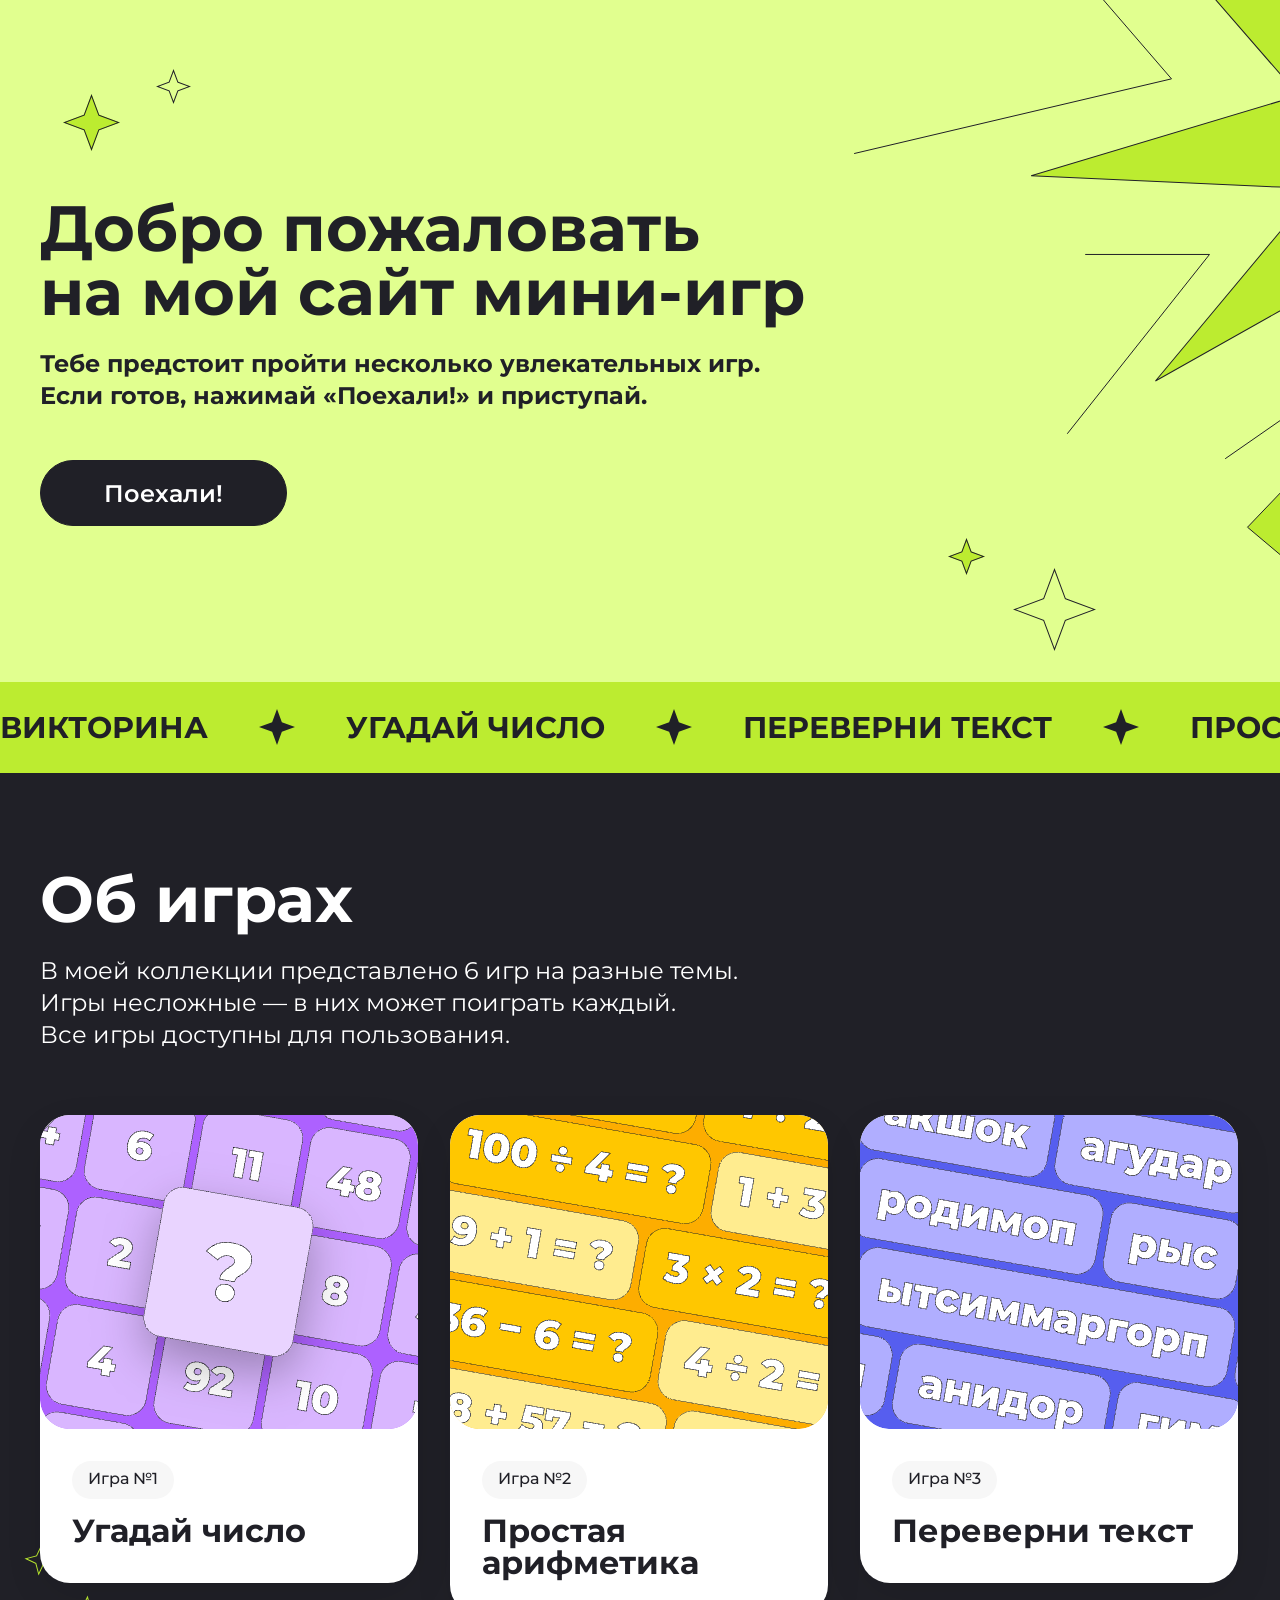
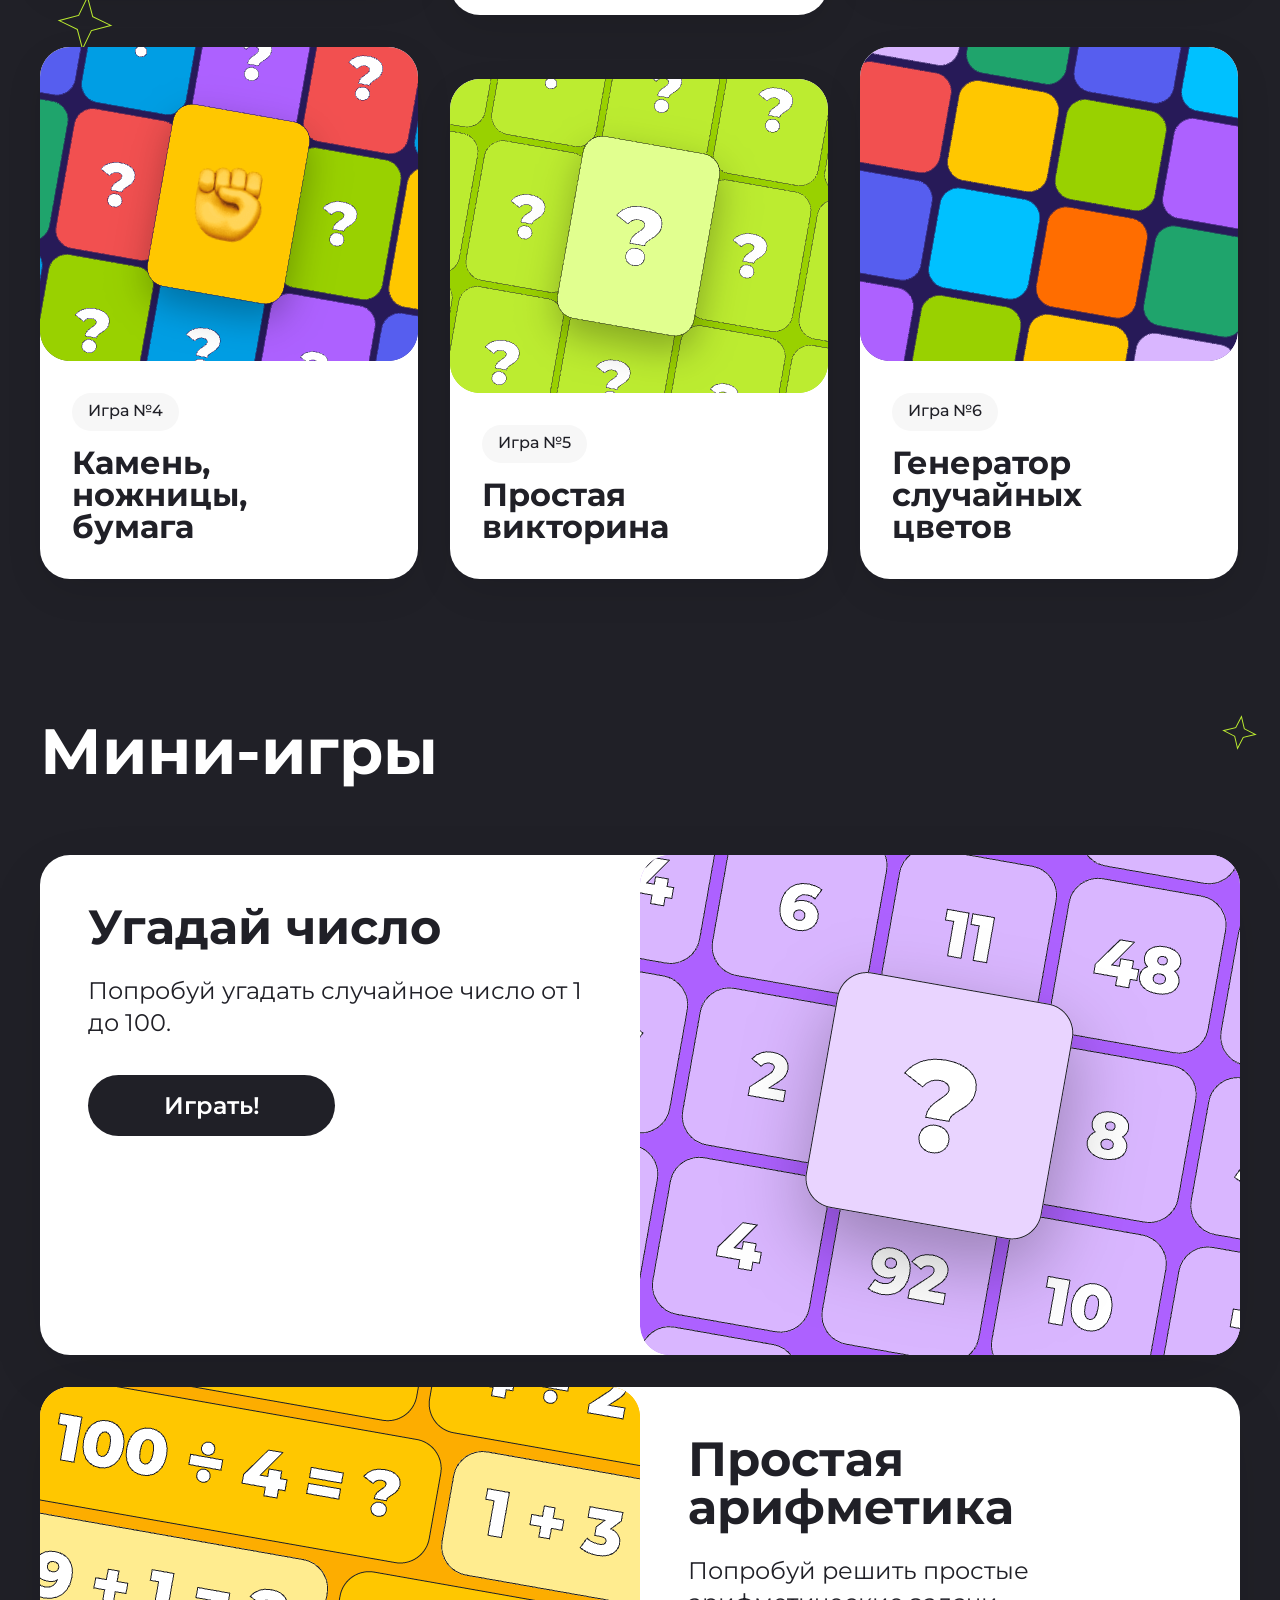
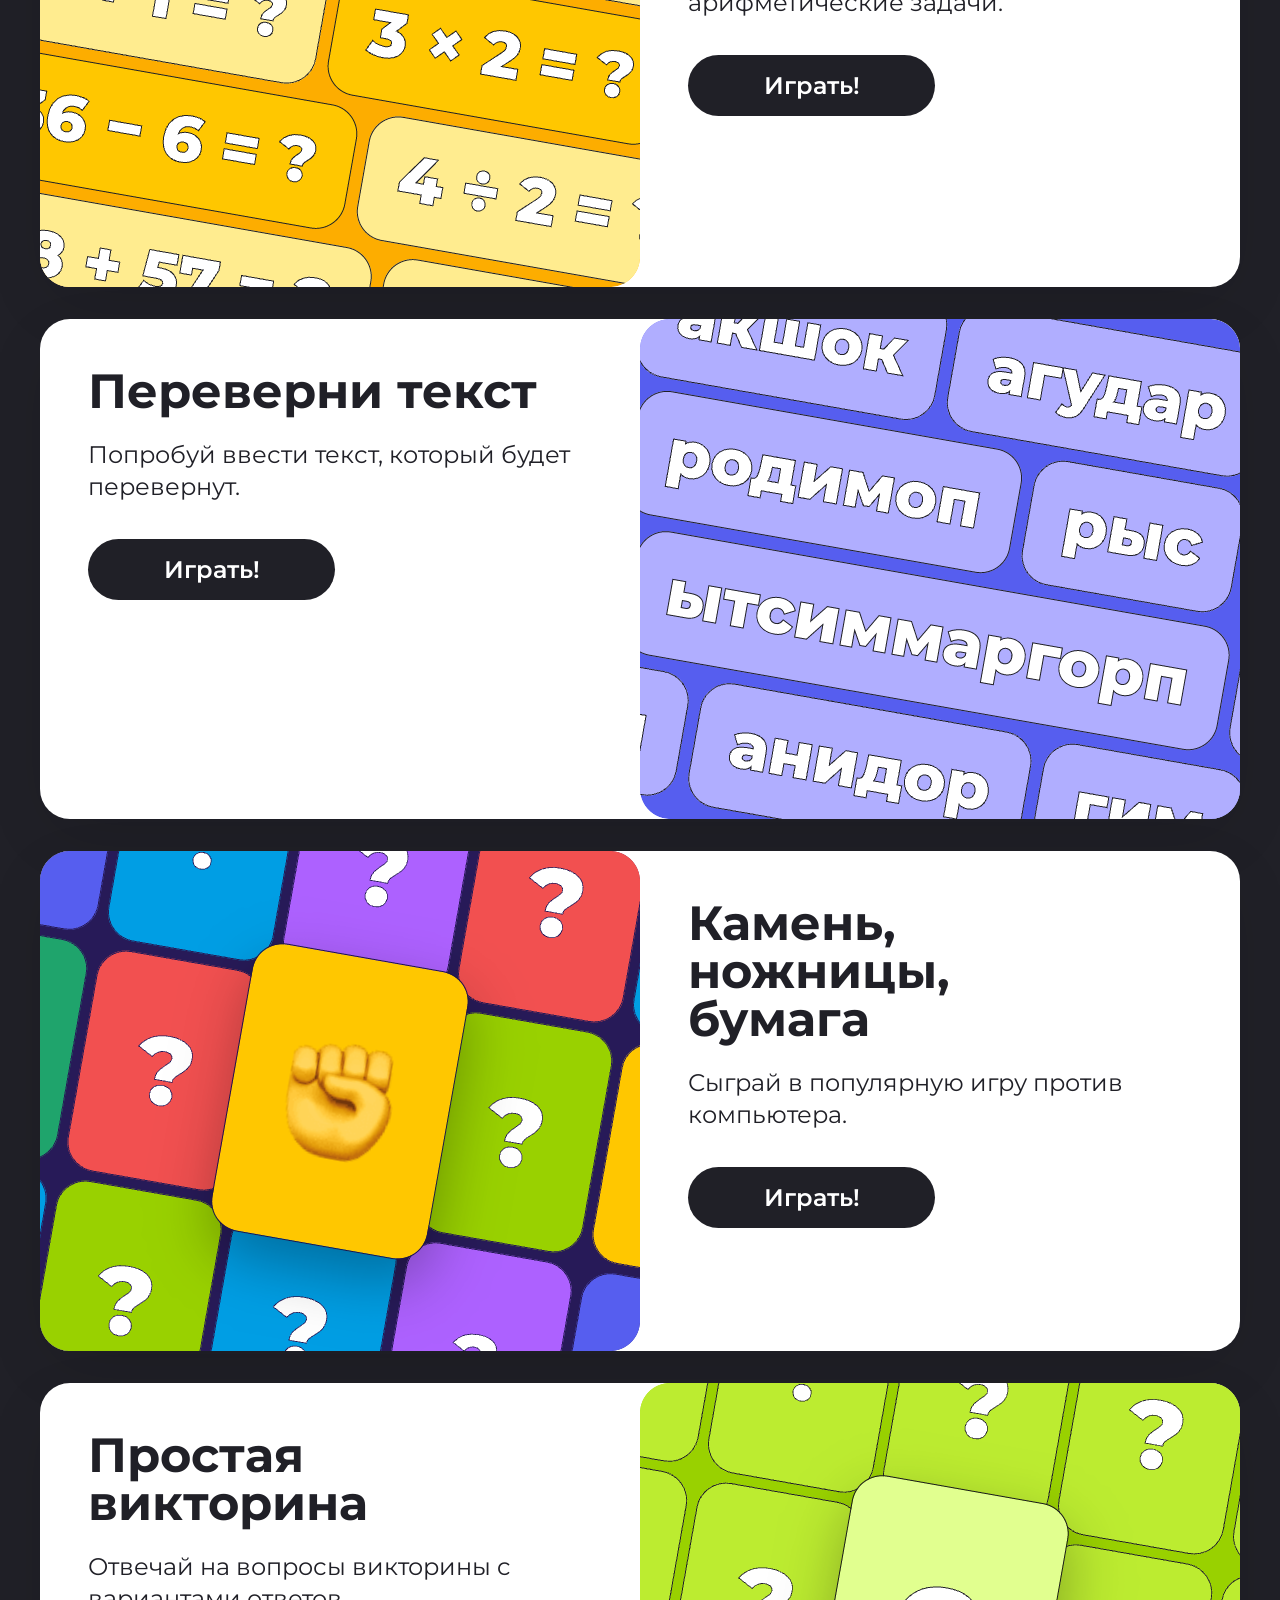
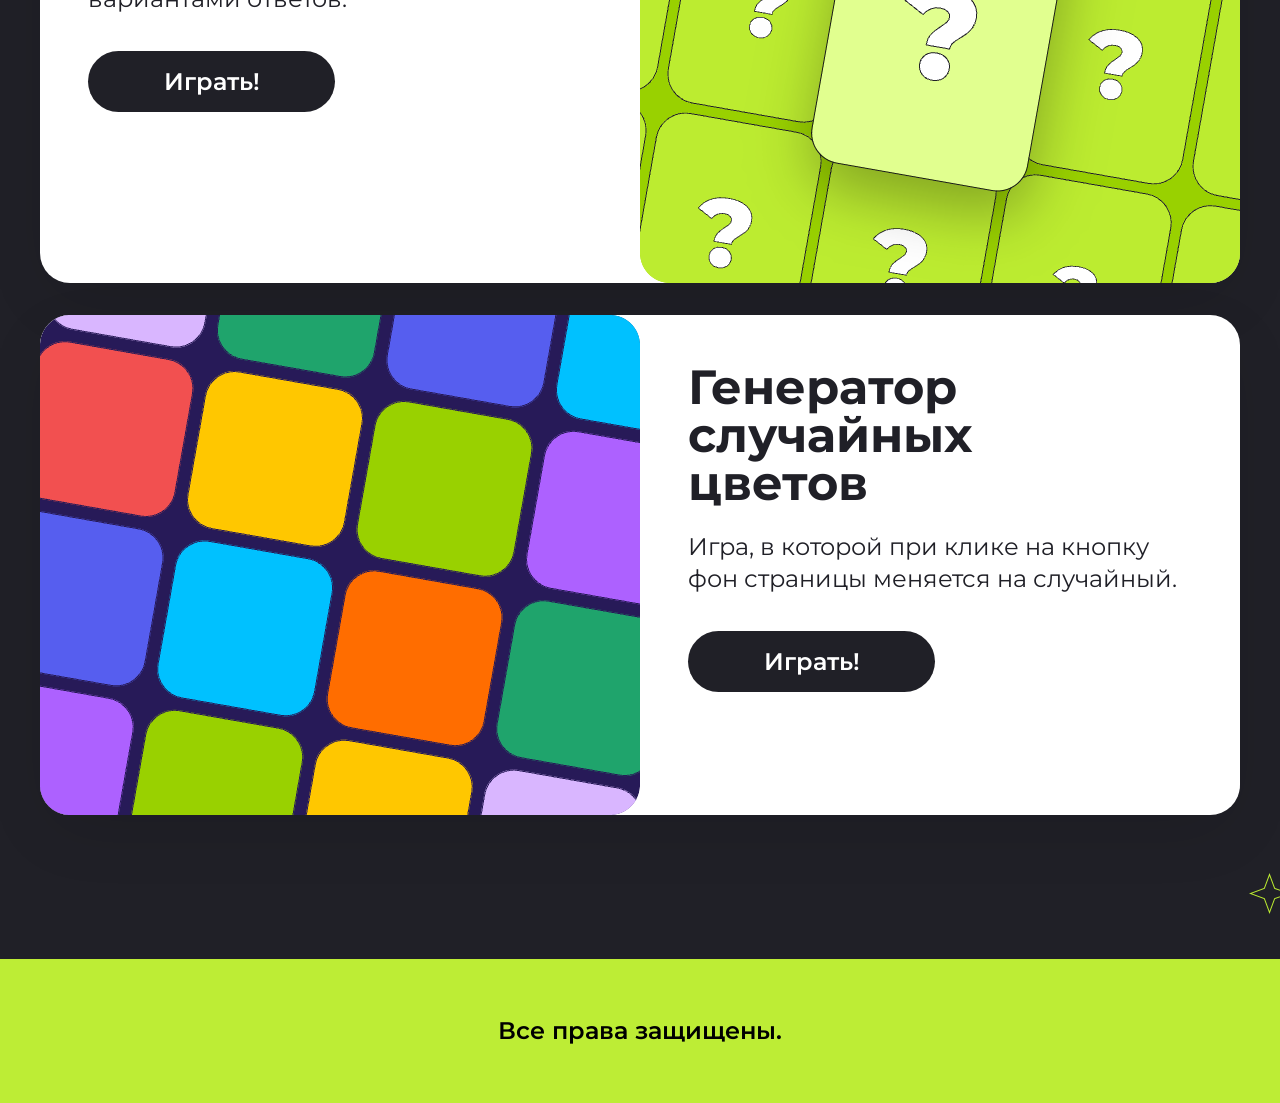
<file: index.html>
<!DOCTYPE html>
<html lang="en">
<head>
    <meta charset="UTF-8">
    <meta name="viewport" content="width=device-width, initial-scale=1.0">
    <title>Games</title>
    <link rel="stylesheet" href="style.css">
    <link rel="preconnect" href="https://fonts.googleapis.com">
    <link rel="preconnect" href="https://fonts.gstatic.com" crossorigin>
    <link href="https://fonts.googleapis.com/css2?family=Montserrat:ital,wght@0,100..900;1,100..900&display=swap" rel="stylesheet">
</head>
<body>
    <script src="games.js"></script>
    <header class="header center">
        <div class="header__content">
            <div class="header__box">
                <h1 class="header__title">Добро пожаловать<br>на мой сайт мини-игр</h1>
                <p class="header__subtitle">Тебе предстоит пройти несколько увлекательных игр. Если готов, нажимай «Поехали!» и приступай.</p>
            </div>
            <a href="#games-start" class="header__button">Поехали!</a>
        </div>
    </header>
    <section class="text center">
        <div class="text__content">
            <p class="text__title">ВИКТОРИНА</p>
            <img src="img/darkstar.svg" alt="Изображение черной звезды">
            <p class="text__title">УГАДАЙ ЧИСЛО</p>
            <img src="img/darkstar.svg" alt="Изображение черной звезды">
            <p class="text__title">ПЕРЕВЕРНИ ТЕКСТ</p>
            <img src="img/darkstar.svg" alt="Изображение черной звезды">
            <p class="text__title">ПРОСТАЯ АРИФМЕТИКА</p>
            <img src="img/darkstar.svg" alt="Изображение черной звезды">
            <p class="text__title">КАМЕНЬ, НОЖНИЦЫ, БУМАГА</p>
            <img src="img/darkstar.svg" alt="Изображение черной звезды">
            <p class="text__title">ГЕНЕРАТОР СЛУЧАЙНЫХ ЦВЕТОВ</p>
            <img src="img/darkstar.svg" alt="Изображение черной звезды">
            <p class="text__title">ВИКТОРИНА</p>
            <img src="img/darkstar.svg" alt="Изображение черной звезды">
            <p class="text__title">УГАДАЙ ЧИСЛО</p>
            <img src="img/darkstar.svg" alt="Изображение черной звезды">
            <p class="text__title">ПЕРЕВЕРНИ ТЕКСТ</p>
            <img src="img/darkstar.svg" alt="Изображение черной звезды">
            <p class="text__title">ПРОСТАЯ АРИФМЕТИКА</p>
            <img src="img/darkstar.svg" alt="Изображение черной звезды">
            <p class="text__title">КАМЕНЬ, НОЖНИЦЫ, БУМАГА</p>
            <img src="img/darkstar.svg" alt="Изображение черной звезды">
            <p class="text__title">ГЕНЕРАТОР СЛУЧАЙНЫХ ЦВЕТОВ</p>
            <img src="img/darkstar.svg" alt="Изображение черной звезды">
        </div>
    </section>
    <section id="games-start" class="games center">
        <div class="games__content">
            <div class="games__box">
                <div class="games__about">
                    <p class="games__title">Об играх</p>
                    <p class="games__subtitle">В моей коллекции представлено 6 игр на разные темы.<br>Игры несложные — в них может поиграть каждый.<br>Все игры доступны для пользования.</p>
                </div>
                <div class="games__card-item">
                    <div class="card">
                        <div class="card-top">
                            <article class="card__content">
                                <a href="#game-1">
                                    <img src="img/card1.png" class="card__img" alt="Изображение Игры №1">
                                    <div class="card__box">
                                        <p class="card__number">Игра №1</p>
                                        <p class="card__title">Угадай число</p>
                                    </div>
                                </a>
                            </article>
                            <article class="card__content">
                                <a href="#game-2">
                                    <img src="img/card2.png" class="card__img" alt="Изображение Игры №2">
                                    <div class="card__box">
                                        <p class="card__number">Игра №2</p>
                                        <p class="card__title">Простая<br>арифметика</p>
                                    </div>
                                </a>
                            </article>
                            <article class="card__content">
                                <a href="#game-3">
                                    <img src="img/card3.png" class="card__img" alt="Изображение Игры №3">
                                    <div class="card__box">
                                        <p class="card__number">Игра №3</p>
                                        <p class="card__title">Переверни текст</p>
                                    </div>
                                </a>
                            </article>
                        </div>
                        <div class="card-bottom">
                            <article class="card__content">
                                <a href="#game-4">
                                    <img src="img/card4.png" class="card__img" alt="Изображение Игры №4">
                                    <div class="card__box">
                                        <p class="card__number">Игра №4</p>
                                        <p class="card__title">Камень,<br>ножницы,<br>бумага</p> <!-- Изменено с h1 на p -->
                                    </div>
                                </a>
                            </article>
                            <article class="card__content">
                                <a href="#game-5">
                                    <img src="img/card5.png" class="card__img" alt="Изображение Игры №5">
                                    <div class="card__box">
                                        <p class="card__number">Игра №5</p>
                                        <p class="card__title">Простая<br>викторина</p>
                                    </div>
                                </a>
                            </article>
                            <article class="card__content">
                                <a href="#game-6">
                                    <img src="img/card6.png" class="card__img" alt="Изображение Игры №6">
                                    <div class="card__box">
                                        <p class="card__number">Игра №6</p>
                                        <p class="card__title">Генератор<br>случайных<br>цветов</p>
                                    </div>
                                </a>
                            </article>
                        </div>
                    </div>
                </div>
            </div>
        </div>
    </section>
    <section class="minigames center">
        <section class="minigames__content">
            <section class="minigames__box">
                <p class="minigames__title">Мини-игры</p>
                <div class="minigames__card-item">
                    <div class="card-mini">
                        <article id="game-1" class="card-mini__content reverse">
                            <img src="img/mini_card1.png" class="card-mini__img" alt="Изображение Игры Угадай число">
                            <div class="card-mini__box">
                                <p class="card-mini__title">Угадай число</p>
                                <p class="card-mini__subtitle">Попробуй угадать случайное число от 1 до 100.</p>
                                <a href="#" class="card-mini__button" onclick="startGame1()">Играть!</a>
                            </div>
                        </article>
                        <article id="game-2" class="card-mini__content">
                            <img src="img/mini_card2.png" class="card-mini__img" alt="Изображение Игры Простая арифметика">
                            <div class="card-mini__box">
                                <p class="card-mini__title">Простая арифметика</p>
                                <p class="card-mini__subtitle">Попробуй решить простые арифметические задачи.</p>
                                <a href="#" class="card-mini__button" onclick="startGame2()">Играть!</a>
                            </div>
                        </article>
                        <article id="game-3" class="card-mini__content reverse">
                            <img src="img/mini_card3.png" class="card-mini__img" alt="Изображение Игры Переверни текст">
                            <div class="card-mini__box">
                                <p class="card-mini__title">Переверни текст</p>
                                <p class="card-mini__subtitle">Попробуй ввести текст, который будет перевернут.</p>
                                <a href="#" class="card-mini__button" onclick="startGame3()">Играть!</a>
                            </div>
                        </article>
                        <article id="game-4" class="card-mini__content">
                            <img src="img/mini_card4.png" class="card-mini__img" alt="Изображение Игры Камень, ножницы, бумага">
                            <div class="card-mini__box">
                                <p class="card-mini__title">Камень,<br>ножницы,<br>бумага</p>
                                <p class="card-mini__subtitle">Сыграй в популярную игру против компьютера.</p>
                                <a href="#" class="card-mini__button" onclick="startGame4()">Играть!</a>
                            </div>
                        </article>
                        <article id="game-5" class="card-mini__content reverse">
                            <img src="img/mini_card5.png" class="card-mini__img" alt="Изображение Игры Простая викторина">
                            <div class="card-mini__box">
                                <p class="card-mini__title">Простая викторина</p>
                                <p class="card-mini__subtitle">Отвечай на вопросы викторины c вариантами ответов.</p>
                                <a href="#" class="card-mini__button" onclick="startGame5()">Играть!</a>
                            </div>
                        </article>
                        <article id="game-6" class="card-mini__content">
                            <img src="img/mini_card6.png" class="card-mini__img" alt="Изображение Игры Угадай число">
                            <div class="card-mini__box">
                                <p class="card-mini__title">Генератор случайных<br>цветов</p>
                                <p class="card-mini__subtitle">Игра, в которой при клике на кнопку фон страницы меняется на случайный.</p>
                                <a href="#" class="card-mini__button" onclick="startGame6(event)">Играть!</a>
                            </div>
                        </article>
                    </div>
                </div>
            </section>
        </section>
    </section>
    <section class="footer">
        <p class="footer__title">Все права защищены.</p>
    </section>
</body>
</html>
</file>
<file: style.css>
* {
  margin: 0px;
  padding: 0px;
}

.center {
  padding-left: calc(50% - 600px);
  padding-right: calc(50% - 600px);
}

.header {
  padding-top: 196px;
  padding-bottom: 156px;
  background-color: rgb(225, 255, 143);
  background-image: url(/img/star1.svg), url(/img/star2.svg), url(/img/star3.svg), url(/img/star4.svg), url(/img/star5.svg);
  background-repeat: no-repeat;
  background-position: 63px 94px, 156px 69px, 948px 538px, 1013px 568px, 854px -333px;
}
.header__content {
  max-width: 770px;
  display: flex;
  flex-direction: column;
  gap: 48px;
}
.header__box {
  display: flex;
  flex-direction: column;
  gap: 24px;
}
.header__title {
  color: rgb(32, 32, 39);
  font-family: Montserrat;
  font-size: 64px;
  font-weight: 700;
  line-height: 100%;
  letter-spacing: 0px;
  text-align: left;
}
.header__subtitle {
  color: rgb(32, 32, 39);
  font-family: Montserrat;
  font-size: 24px;
  font-weight: 700;
  line-height: 32px;
  letter-spacing: 0px;
  text-align: left;
}
.header__button {
  box-sizing: border-box;
  border: 1px solid rgb(32, 32, 39);
  border-radius: 60px;
  background: rgb(32, 32, 39);
  width: 247px;
  height: 66px;
  display: flex;
  flex-direction: row;
  justify-content: center;
  align-items: center;
  padding: 16px 28px 16px 28px;
  color: rgb(255, 255, 255);
  font-family: Montserrat;
  font-size: 24px;
  font-weight: 600;
  line-height: 29px;
  letter-spacing: 0%;
  text-align: center;
  text-decoration: none;
}
.header__button:hover {
  box-sizing: border-box;
  border: 1px solid rgb(0, 0, 0);
  border-radius: 60px;
  color: black;
  background-color: transparent;
}

@keyframes scroll {
  0% {
    transform: translateX(0);
  }
  100% {
    transform: translateX(-100%);
  }
}
.text {
  background-color: #BCEC30;
  width: 100%;
  overflow: hidden;
  white-space: nowrap;
  padding: 27px 0;
  box-sizing: border-box;
}
.text__content {
  display: flex;
  flex-direction: row;
  justify-content: flex-start;
  align-items: flex-start;
  gap: 51px;
  animation: scroll 30s linear infinite;
}
.text__title {
  color: rgb(32, 32, 39);
  font-family: Montserrat;
  font-size: 30px;
  font-weight: 700;
  line-height: 37px;
  letter-spacing: 4%;
  text-align: left;
  text-transform: uppercase;
}

.games {
  background-color: rgb(32, 32, 39);
  background-image: url(/img/star1_games.svg), url(/img/star2_games.svg), url(/img/star3_games.svg);
  background-repeat: no-repeat;
  background-position: 1300px 10px, 23px 770px, 55px 820px;
}
.games__about {
  display: flex;
  flex-direction: column;
  gap: 24px;
}
.games__content {
  padding-top: 94px;
  padding-bottom: 94px;
}
.games__box {
  display: flex;
  flex-direction: column;
  gap: 64px;
}
.games__title {
  color: rgb(255, 255, 255);
  font-family: Montserrat;
  font-size: 64px;
  font-weight: 700;
  line-height: 100%;
  letter-spacing: 0px;
  text-align: left;
}
.games__subtitle {
  color: rgb(255, 255, 255);
  font-family: Montserrat;
  font-size: 24px;
  font-weight: 400;
  line-height: 32px;
  letter-spacing: 0px;
  text-align: left;
}
.games__item-about {
  display: block;
  background-color: white;
  width: 378px;
  border-radius: 30px;
}

.card {
  display: flex;
  flex-direction: row;
  justify-content: flex-start;
  align-items: center;
  flex-wrap: wrap;
  gap: 32px;
}
.card__link {
  text-decoration: none;
}
.card__content {
  display: flex;
  flex-direction: column;
  justify-content: flex-start;
  align-items: flex-start;
  border-radius: 30px;
  box-shadow: 0px 12.61px 42.2511901855px -7.57px rgba(0, 0, 0, 0.13);
  background: rgb(255, 255, 255);
  width: auto;
  position: relative;
  overflow: hidden;
}
.card__content a {
  display: flex;
  flex-direction: column;
  justify-content: flex-start;
  align-items: flex-start;
  width: 100%;
  height: 100%;
  text-decoration: none;
  cursor: pointer;
}
.card__content:hover {
  transform: scale(1.05);
  cursor: pointer;
  z-index: 1;
  transition: 0.5s, 0.5s;
}
.card__box {
  display: flex;
  flex-direction: column;
  justify-content: flex-start;
  align-items: flex-start;
  padding-top: 32px;
  padding-left: 32px;
  padding-right: 32px;
  padding-bottom: 36px;
  gap: 16px;
}
.card__number {
  padding: 8px 16px 10px 16px;
  color: rgb(32, 32, 39);
  font-family: Montserrat;
  font-size: 16px;
  font-weight: 500;
  line-height: 20px;
  letter-spacing: 0px;
  text-align: left;
  border-radius: 52.58px;
  background: rgb(247, 247, 247);
  align-items: center;
  padding: 8px 16px 10px 16px;
  width: auto;
  height: auto;
}
.card__title {
  color: rgb(32, 32, 39);
  font-family: Montserrat;
  font-size: 32px;
  font-weight: 700;
  line-height: 100%;
  letter-spacing: 0px;
  text-align: left;
}
.card-top {
  display: flex;
  flex-direction: row;
  justify-content: flex-start;
  align-items: flex-start;
  flex-wrap: wrap;
  -moz-column-gap: 32px;
       column-gap: 32px;
  row-gap: 32px;
}
.card-bottom {
  display: flex;
  flex-direction: row;
  justify-content: flex-start;
  align-items: flex-end;
  flex-wrap: wrap;
  -moz-column-gap: 32px;
       column-gap: 32px;
  row-gap: 32px;
}

.minigames {
  background-color: rgb(32, 32, 39);
  padding-top: 46px;
  padding-bottom: 144px;
  background-image: url(/img/star1_minigames.svg), url(/img/star2_minigames.svg), url(/img/star3_minigames.svg), url(/img/star4_minigames.svg);
  background-repeat: no-repeat;
  background-position: 1220px 40px, 1320px 46px, 1249px 3400px, 1320px 3350px;
}
.minigames__title {
  color: rgb(255, 255, 255);
  font-family: Montserrat;
  font-size: 64px;
  font-weight: 700;
  line-height: 100%;
  letter-spacing: 0px;
  text-align: left;
  padding-bottom: 72px;
}

.card-mini {
  display: flex;
  gap: 32px;
  flex-direction: column;
}
.card-mini__content {
  display: flex;
  justify-content: flex-start;
  align-items: flex-start;
  border-radius: 30px;
  box-shadow: 0px 20px 67px -12px rgba(0, 0, 0, 0.13);
  background: rgb(255, 255, 255);
}
.card-mini__box {
  display: flex;
  flex-direction: column;
  justify-content: flex-start;
  align-items: flex-start;
  padding: 48px;
  width: 504px;
}
.card-mini__title {
  color: rgb(32, 32, 39);
  font-family: Montserrat;
  font-size: 48px;
  font-weight: 700;
  line-height: 100%;
  letter-spacing: 0px;
  text-align: left;
}
.card-mini__subtitle {
  color: rgb(32, 32, 39);
  font-family: Montserrat;
  font-size: 24px;
  font-weight: 400;
  line-height: 32px;
  letter-spacing: 0px;
  text-align: left;
  padding-top: 24px;
  padding-bottom: 36px;
}
.card-mini__button {
  display: flex;
  flex-direction: row;
  justify-content: center;
  align-items: center;
  padding: 16px 75.5px 16px 75.5px;
  color: rgb(255, 255, 255);
  font-family: Montserrat;
  font-size: 24px;
  font-weight: 600;
  line-height: 29px;
  letter-spacing: 0%;
  text-align: center;
  border-radius: 60px;
  background: rgb(32, 32, 39);
  text-decoration: none;
}
.card-mini__button:hover {
  box-sizing: border-box;
  border: 1px solid rgb(0, 0, 0);
  border-radius: 60px;
  color: black;
  background-color: transparent;
}

.reverse {
  flex-direction: row-reverse;
}

.footer {
  background-color: rgb(189, 237, 53);
  display: flex;
  justify-content: center;
  flex-direction: row;
  align-items: center;
  padding-top: 60px;
  padding-bottom: 60px;
}
.footer__title {
  color: rgb(0, 0, 0);
  font-family: Montserrat;
  font-size: 24px;
  font-weight: 600;
  line-height: 100%;
  letter-spacing: 0px;
  text-align: center;
}

@media (max-width: 1200px) {
  .center {
    padding-left: 32px;
    padding-right: 32px;
  }
  .header__title {
    color: rgb(32, 32, 39);
    font-family: Montserrat;
    font-size: 48px;
    font-weight: 700;
    line-height: 100%;
    letter-spacing: 0px;
    text-align: left;
  }
  .header__subtitle {
    color: rgb(32, 32, 39);
    font-family: Montserrat;
    font-size: 20px;
    font-weight: 700;
    line-height: 32px;
    letter-spacing: 0px;
    text-align: left;
  }
  .header__button {
    box-sizing: border-box;
    border: 1px solid rgb(32, 32, 39);
    border-radius: 60px;
    background: rgb(32, 32, 39);
    width: 200px;
    height: 60px;
    display: flex;
    flex-direction: row;
    justify-content: center;
    align-items: center;
    padding: 12px 24px 12px 24px;
    color: rgb(255, 255, 255);
    font-family: Montserrat;
    font-size: 20px;
    font-weight: 600;
    line-height: 29px;
    letter-spacing: 0%;
    text-align: center;
    text-decoration: none;
  }
  .card {
    display: flex;
    flex-direction: row;
    justify-content: flex-start;
    align-items: flex-start;
    flex-wrap: wrap;
    -moz-column-gap: 32px;
         column-gap: 32px;
    row-gap: 32px;
  }
  .card__title {
    color: rgb(32, 32, 39);
    font-family: Montserrat;
    font-size: 24px;
    font-weight: 700;
    line-height: 100%;
    letter-spacing: 0px;
    text-align: left;
  }
  .card__img {
    height: 300px;
    width: 100%;
  }
  .card__content {
    display: flex;
    flex-direction: column;
    justify-content: flex-start;
    align-items: flex-start;
    border-radius: 30px;
    box-shadow: 0px 12.61px 42.2511901855px -7.57px rgba(0, 0, 0, 0.13);
    background: rgb(255, 255, 255);
    width: calc(50% - 16px);
    height: 480px;
  }
  .card-top {
    display: flex;
    flex-direction: row;
    justify-content: flex-start;
    align-items: flex-start;
    flex-wrap: wrap;
    row-gap: 32px;
    display: contents;
  }
  .card-bottom {
    display: flex;
    flex-direction: row;
    justify-content: flex-start;
    align-items: flex-start;
    flex-wrap: wrap;
    row-gap: 32px;
    display: contents;
  }
  .games__title {
    color: rgb(255, 255, 255);
    font-family: Montserrat;
    font-size: 48px;
    font-weight: 700;
    line-height: 100%;
    letter-spacing: 0px;
    text-align: left;
  }
  .minigames {
    display: flex;
    flex-direction: row;
  }
  .minigames__title {
    color: rgb(255, 255, 255);
    font-family: Montserrat;
    font-size: 48px;
    font-weight: 700;
    line-height: 100%;
    letter-spacing: 0px;
    text-align: left;
  }
  .card-mini {
    display: flex;
    gap: 32px;
    flex-direction: row;
    align-items: center;
    flex-wrap: wrap;
    justify-content: center;
  }
  .card-mini__title {
    color: rgb(32, 32, 39);
    font-family: Montserrat;
    font-size: 24px;
    font-weight: 700;
    line-height: 100%;
    letter-spacing: 0px;
    text-align: left;
  }
  .card-mini__subtitle {
    color: rgb(32, 32, 39);
    font-family: Montserrat;
    font-size: 16px;
    font-weight: 400;
    line-height: 20px;
    letter-spacing: 0px;
    text-align: left;
    padding-top: 12px;
    padding-bottom: 18px;
  }
  .card-mini__img {
    height: 300px;
    width: 360px;
  }
  .card-mini__box {
    display: flex;
    flex-direction: column;
    justify-content: flex-start;
    align-items: flex-start;
    width: auto;
  }
  .card-mini__content {
    height: auto;
    width: 780px;
    display: flex;
    justify-content: space-between;
    margin-bottom: 32px;
    box-sizing: border-box;
  }
  .card-mini__button {
    display: flex;
    flex-direction: row;
    justify-content: center;
    align-items: center;
    padding: 8px 40px 8px 40px;
    color: rgb(255, 255, 255);
    font-family: Montserrat;
    font-size: 20px;
    font-weight: 600;
    line-height: 29px;
    letter-spacing: 0%;
    text-align: center;
    border-radius: 60px;
    background: rgb(32, 32, 39);
    text-decoration: none;
  }
  .card-mini__button:hover {
    background-color: inherit;
  }
}
@media (max-width: 833px) {
  .center {
    padding-left: 16px;
    padding-right: 16px;
  }
  .header {
    background-image: url(img/star1m.svg), url(img/star2m.svg), url(img/star3m.svg), url(img/star4m.svg), url(img/star5m.svg);
    background-repeat: no-repeat;
    background-position: 37px 97px, 91px 64px, 273px 557px, 304px 580px, 290px 40px;
    display: flex;
    justify-content: center;
  }
  .header__content {
    width: 343px;
    gap: 36px;
    align-items: center;
  }
  .header__box {
    max-width: 296px;
    align-items: center;
  }
  .header__title {
    color: rgb(32, 32, 39);
    font-family: Montserrat;
    font-size: 40px;
    font-weight: 700;
    line-height: 100%;
    letter-spacing: 0px;
    text-align: center;
  }
  .header__subtitle {
    color: rgb(32, 32, 39);
    font-family: Montserrat;
    font-size: 16px;
    font-weight: 500;
    line-height: 100%;
    letter-spacing: 0px;
    text-align: center;
  }
  .header__button {
    box-sizing: border-box;
    border: 1px solid rgb(32, 32, 39);
    border-radius: 60px;
    background: rgb(32, 32, 39);
    display: flex;
    flex-direction: row;
    justify-content: center;
    align-items: center;
    width: auto;
    padding-left: 103.5px;
    padding-right: 103.5px;
  }
  .text__content {
    padding-top: 16px;
    padding-bottom: 16px;
  }
  .text__title {
    font-size: 16px;
  }
  .games {
    display: none;
  }
  .minigames {
    display: flex;
    flex-direction: column;
    align-items: center;
  }
  .minigames__title {
    color: rgb(255, 255, 255);
    font-family: Montserrat;
    font-size: 40px;
    font-weight: 700;
    line-height: 100%;
    letter-spacing: 0px;
    text-align: left;
  }
  .card-mini {
    display: flex;
    gap: 32px;
    flex-direction: column;
    align-items: center;
  }
  .card-mini__content {
    display: flex;
    flex-direction: column;
    justify-content: flex-start;
    align-items: flex-start;
    border-radius: 30px;
    box-shadow: 0px 11.44px 38.3390388489px -6.87px rgba(0, 0, 0, 0.13);
    background: rgb(255, 255, 255);
    width: 343px;
  }
  .card-mini__title {
    color: rgb(32, 32, 39);
    font-family: Montserrat;
    font-size: 32px;
    font-weight: 700;
    line-height: 100%;
    letter-spacing: 0px;
    text-align: left;
  }
  .card-mini__subtitle {
    color: rgb(0, 0, 0);
    font-family: Montserrat;
    font-size: 16px;
    font-weight: 400;
    line-height: 100%;
    letter-spacing: 0px;
    text-align: left;
  }
  .card-mini__img {
    width: 343px;
    height: 284.93px;
  }
  .card-mini__box {
    width: 284.93px;
    padding: 29px;
    padding-bottom: 33px;
  }
  .card-mini__button {
    width: 285px;
    height: 55px;
    display: flex;
    flex-direction: row;
    justify-content: center;
    align-items: center;
    gap: 10;
    padding: 16px 28px 16px 28px;
    box-sizing: border-box;
    border: 1px solid rgb(32, 32, 39);
    border-radius: 60px;
    background: rgb(32, 32, 39);
    color: rgb(255, 255, 255);
    font-family: Montserrat;
    font-size: 16px;
    font-weight: 600;
    line-height: 20px;
    letter-spacing: 0%;
    text-align: center;
  }
}/*# sourceMappingURL=style.css.map */
</file>
